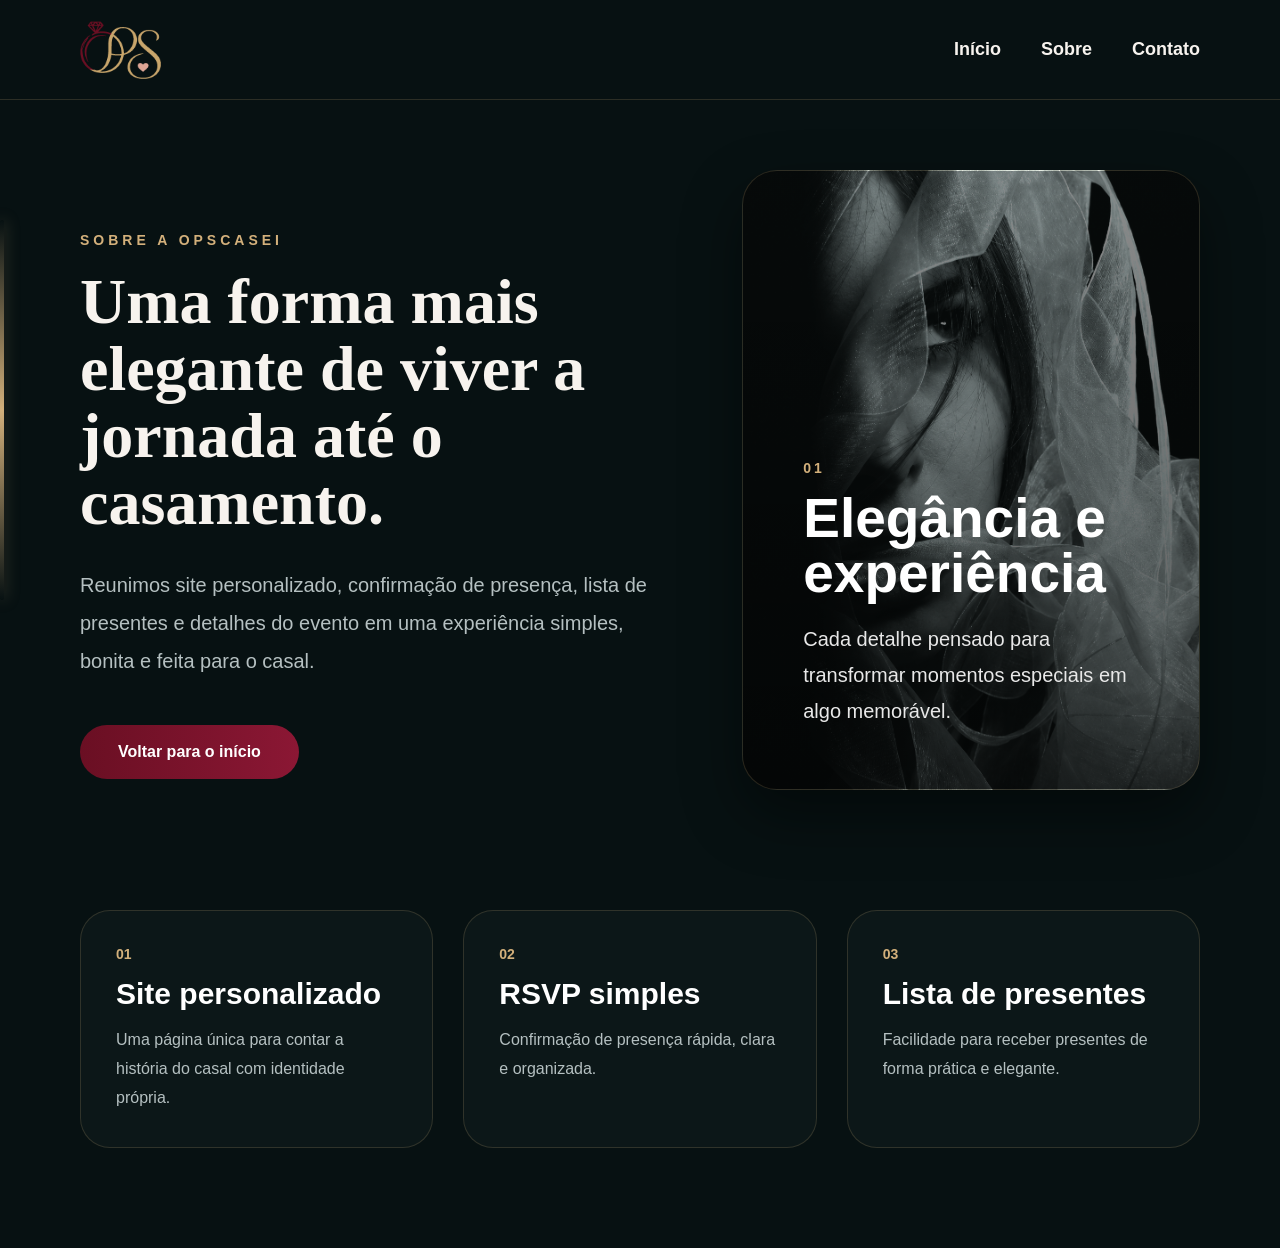
<file: sobre.html>
<!DOCTYPE html>
<html lang="pt-br">
<head>
  <meta charset="UTF-8">
  <meta name="viewport" content="width=device-width, initial-scale=1.0">
  <title>Sobre | OPSCASEI</title>
  <link rel="stylesheet" href="sobre.css">
</head>

<body>

<header class="navbar">
  <a href="index.html" class="logo">
    <img src="./img/logo.png" alt="OPSCASEI">
  </a>

  <nav>

<a href="index.html">Início</a>

<a href="sobre.html">Sobre</a>

<a href="contato.html">Contato</a>

</nav>
</header>

<main>

<section class="sobre">
  <div class="texto">
    <span class="tag">Sobre a OPSCASEI</span>

    <h1>
      Uma forma mais elegante de viver a jornada até o casamento.
    </h1>

    <p>
      Reunimos site personalizado, confirmação de presença, lista de presentes
      e detalhes do evento em uma experiência simples, bonita e feita para o casal.
    </p>

    <a href="index.html" class="botao">Voltar para o início</a>
  </div>

  <div class="card-destaque">

<span>01</span>

<h2>Elegância e experiência</h2>

<p>
Cada detalhe pensado para transformar
momentos especiais em algo memorável.
</p>

</div>
</section>

<section class="valores">
  <article>
    <span>01</span>
    <h3>Site personalizado</h3>
    <p>Uma página única para contar a história do casal com identidade própria.</p>
  </article>

  <article>
    <span>02</span>
    <h3>RSVP simples</h3>
    <p>Confirmação de presença rápida, clara e organizada.</p>
  </article>

  <article>
    <span>03</span>
    <h3>Lista de presentes</h3>
    <p>Facilidade para receber presentes de forma prática e elegante.</p>
  </article>
</section>

</main>

</body>
</html>
</file>
<file: sobre.css>
:root{

--primary:#5A0D1D;
--primary-hover:#7B1129;

--bg:#071112;

--card:#0C1718;

--gold:#D3B07B;

--white:#F7F3EE;

--muted:#B5C0C1;

--line:rgba(211,176,123,.18);

--shadow:0 25px 60px rgba(0,0,0,.45);

}


*{

margin:0;
padding:0;
box-sizing:border-box;

}
html{

overflow-x:hidden;

scrollbar-width:none;

}


body{

overflow-x:hidden;

-ms-overflow-style:none;

}


body::-webkit-scrollbar{

display:none;

}

body{

background:var(--bg);

font-family:Arial,sans-serif;

color:var(--white);

overflow-x:hidden;

}


/* NAVBAR */

.navbar{

height:100px;

padding:0 80px;

display:flex;

align-items:center;

justify-content:space-between;

border-bottom:1px solid var(--line);

}


.logo img{

height:58px;

width:auto;

display:block;

}


nav{

display:flex;

gap:40px;

}


nav a{

text-decoration:none;

color:var(--white);

font-size:18px;

font-weight:700;

position:relative;

transition:.4s;

}


nav a:hover{

color:var(--gold);

}


nav a::after{

content:"";

position:absolute;

left:0;

bottom:-6px;

width:0;

height:2px;

background:var(--gold);

transition:.4s;

}


nav a:hover::after{

width:100%;

}



/* HERO */

.sobre{

min-height:90vh;

padding:90px 80px;

display:grid;

grid-template-columns:1fr .8fr;

align-items:center;

gap:90px;

}


.tag{

display:inline-block;

margin-bottom:20px;

font-size:14px;

font-weight:bold;

letter-spacing:4px;

color:var(--gold);

text-transform:uppercase;

}


.texto h1{

font-family:Georgia,serif;

font-size:clamp(42px,5vw,74px);

line-height:1.05;

max-width:750px;

margin-bottom:30px;

color:var(--white);

}


.texto p{

font-size:20px;

line-height:1.9;

max-width:600px;

color:var(--muted);

margin-bottom:45px;

}


/* BOTÃO */

.botao{

display:inline-block;

padding:18px 38px;

border-radius:50px;

background:
linear-gradient(
90deg,
#6A0F23,
#8B1734
);

color:white;

font-weight:bold;

text-decoration:none;

transition:.5s;

}


.botao:hover{

transform:
translateY(-6px);

}


.card-destaque{

background:

linear-gradient(
rgba(0,0,0,.45),
rgba(0,0,0,.65)
),

url("./img/mulher.png");

background-size:cover;

background-position:center;

background-repeat:no-repeat;

min-height:620px;

padding:60px;

border-radius:35px;

display:flex;

flex-direction:column;

justify-content:flex-end;

border:1px solid var(--line);

box-shadow:var(--shadow);

transform:translateY(-25px);

transition:.5s;

overflow:hidden;

}


.card-destaque:hover{

transform:
translateY(-35px)
scale(1.02);

}


.card-destaque span{

display:block;

margin-bottom:15px;

font-size:14px;

font-weight:bold;

letter-spacing:3px;

color:var(--gold);

}


.card-destaque h2{

font-size:55px;

line-height:1;

margin-bottom:20px;

color:white;

}


.card-destaque p{

font-size:20px;

line-height:1.8;

color:#e8e8e8;

}



/* CARDS INFERIORES */

.valores{

padding:0 80px 100px;

display:grid;

grid-template-columns:repeat(3,1fr);

gap:30px;

}


.valores article{

background:var(--card);

padding:35px;

border-radius:30px;

border:1px solid var(--line);

transition:.4s;

}


.valores article:hover{

transform:translateY(-10px);

border-color:var(--gold);

}


.valores span{

display:block;

margin-bottom:15px;

font-size:14px;

font-weight:bold;

color:var(--gold);

}


.valores h3{

font-size:30px;

margin-bottom:15px;

color:white;

}


.valores p{

line-height:1.8;

color:var(--muted);

}



/* RESPONSIVO */

@media(max-width:900px){

.navbar{

padding:0 25px;

}

.logo img{

height:45px;

}

.sobre{

grid-template-columns:1fr;

padding:60px 25px;

}

.card-destaque{

transform:none;

min-height:500px;

}

.texto h1{

font-size:48px;

}

.valores{

grid-template-columns:1fr;

padding:40px 25px 80px;

}

}

.sobre{

min-height:90vh;

padding:90px 80px;

display:grid;

grid-template-columns:1fr .8fr;

align-items:center;

gap:90px;

position:relative;

}
body{

-ms-overflow-style:none;

scrollbar-width:none;

}

body::-webkit-scrollbar{

display:none;

}

/* barra dourada lateral */

.sobre::before{

content:"";

position:absolute;

left:0;

top:120px;

width:4px;

height:380px;

background:linear-gradient(
to bottom,
transparent,
#D3B07B,
transparent
);

border-radius:20px;

box-shadow:
0 0 15px rgba(211,176,123,.35);

}
</file>
